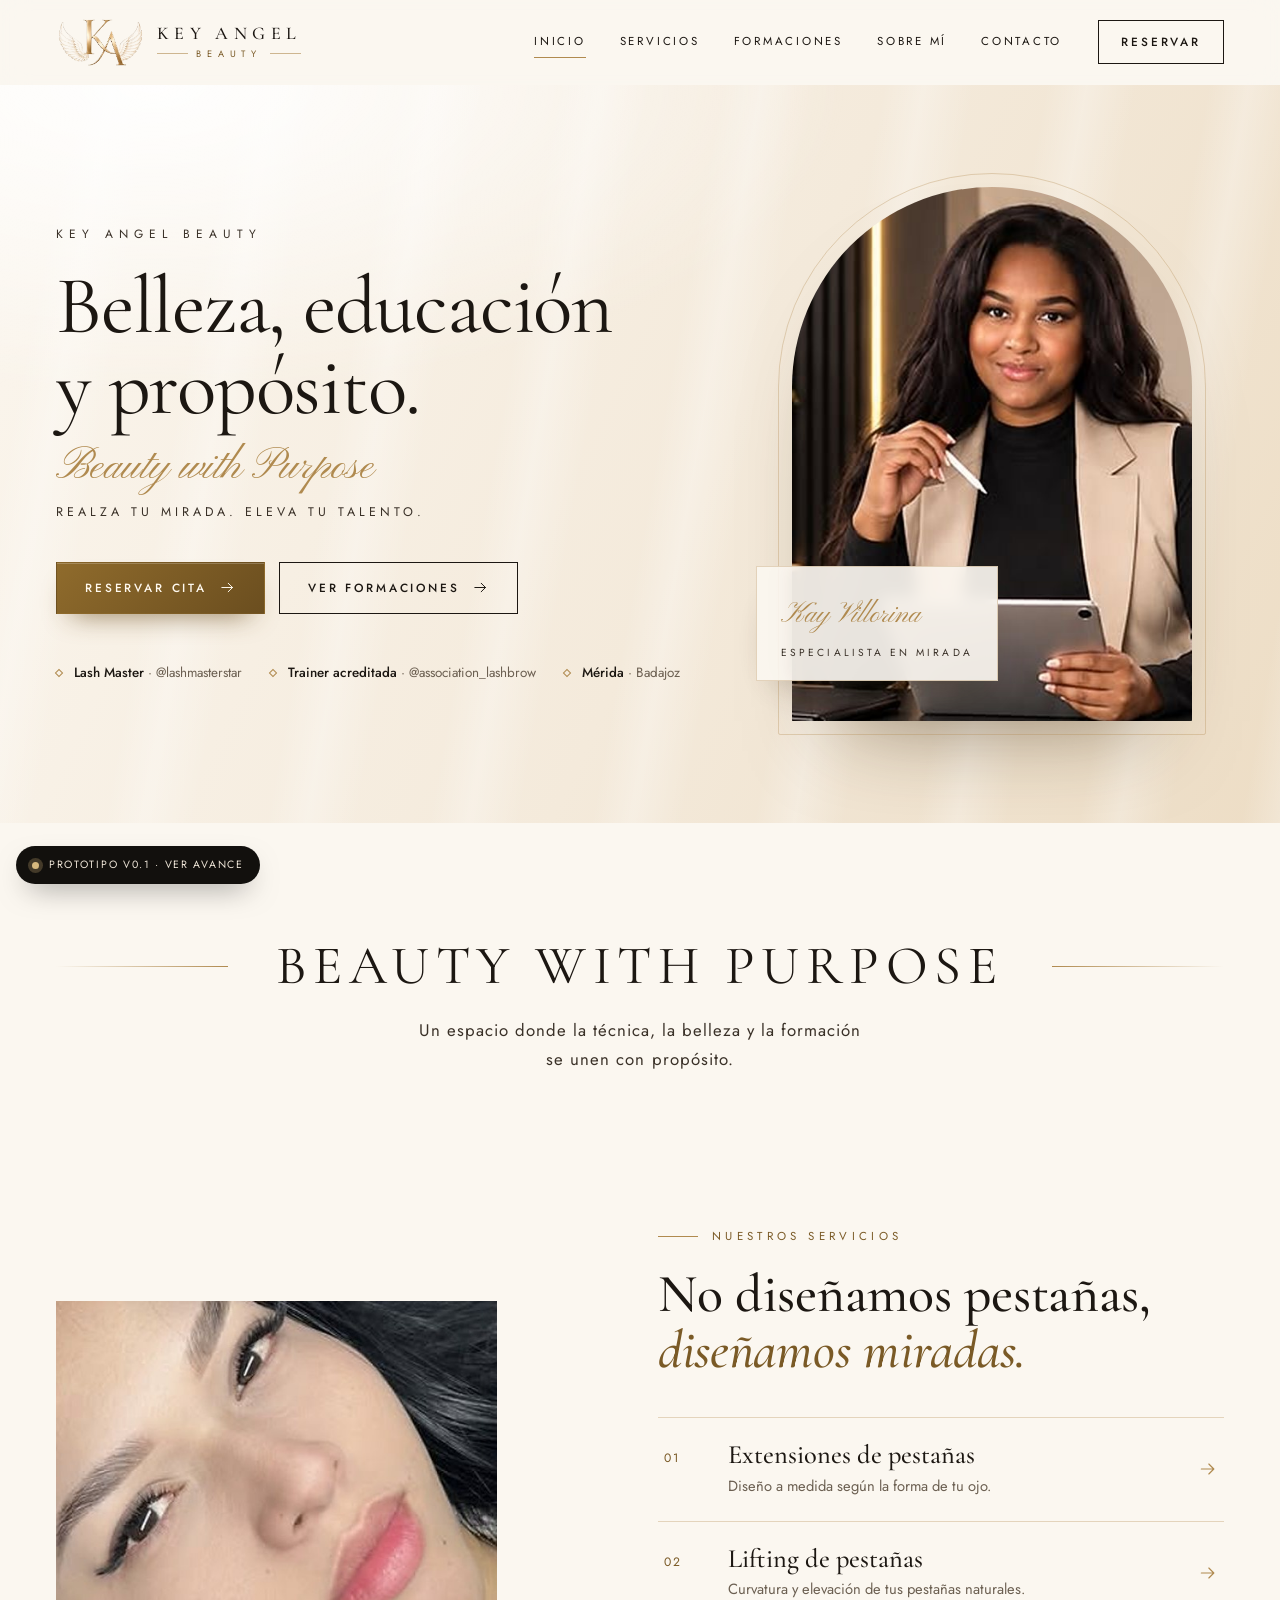
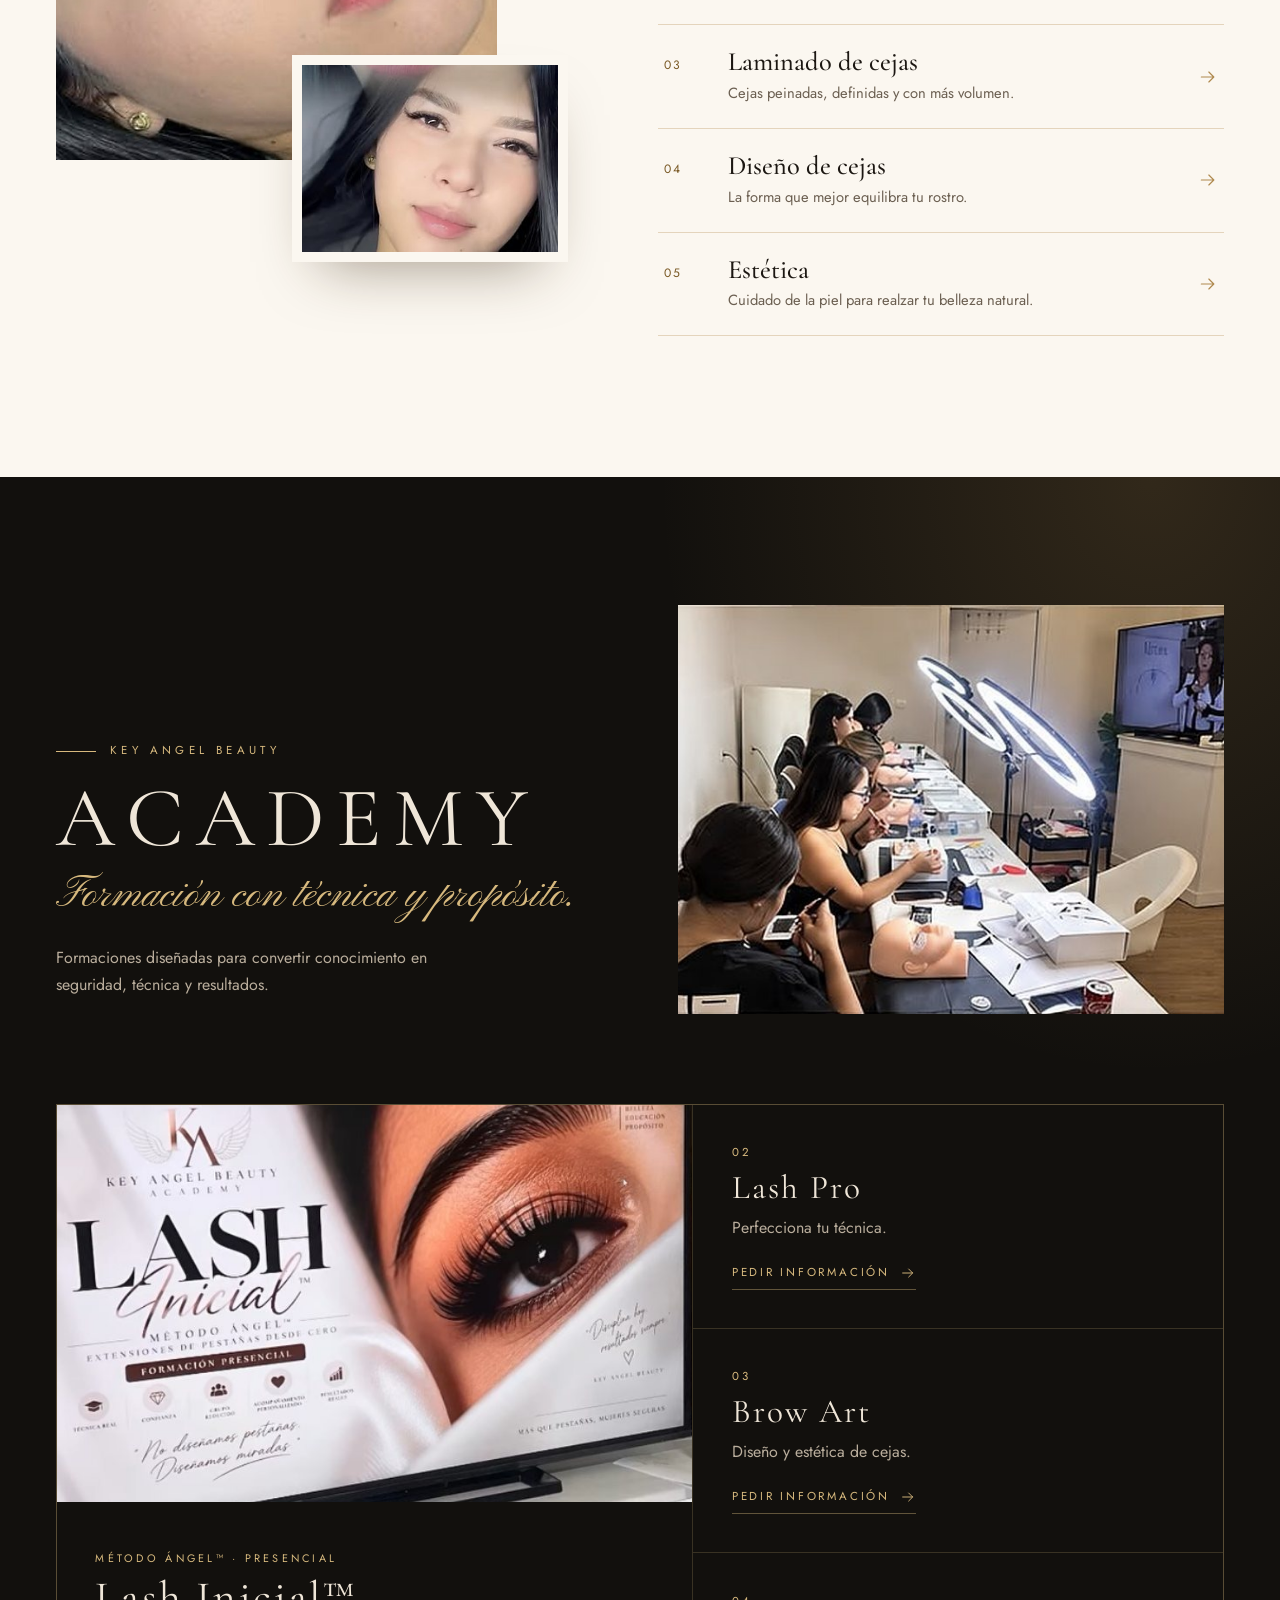
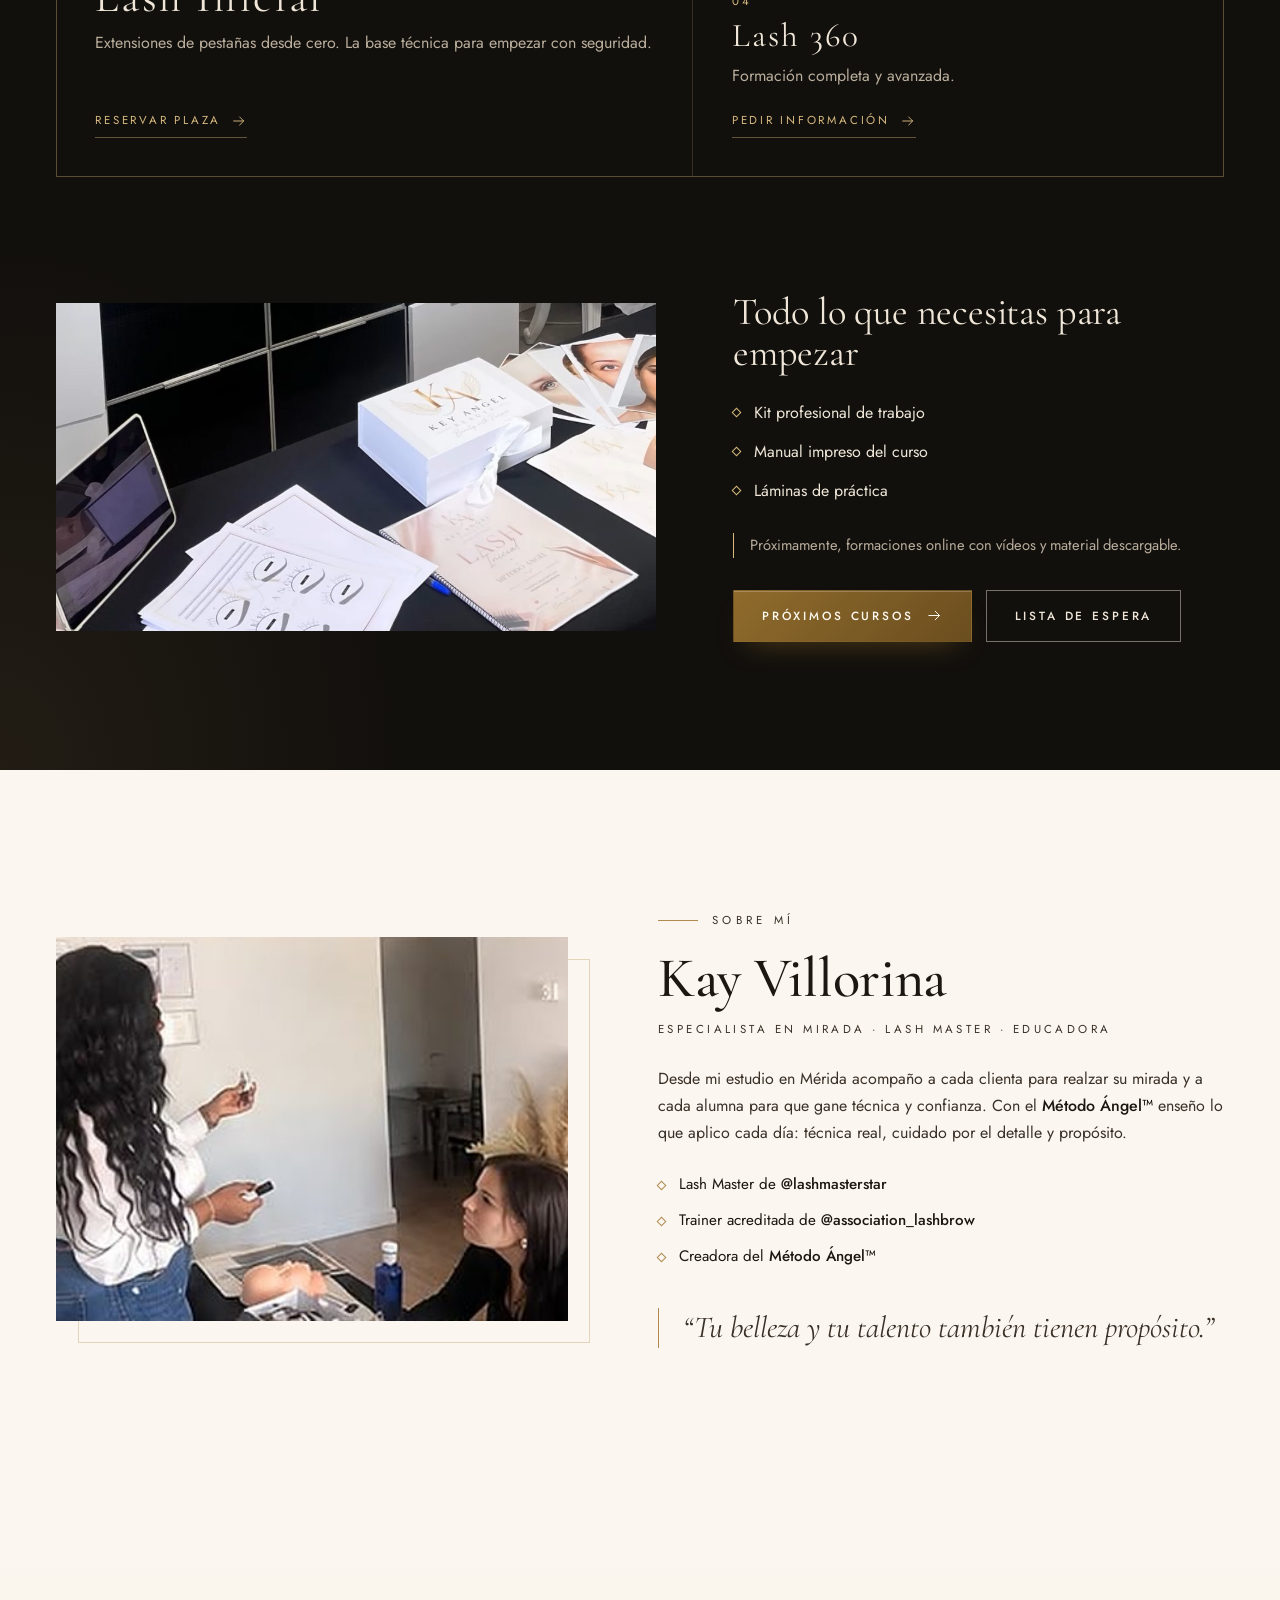
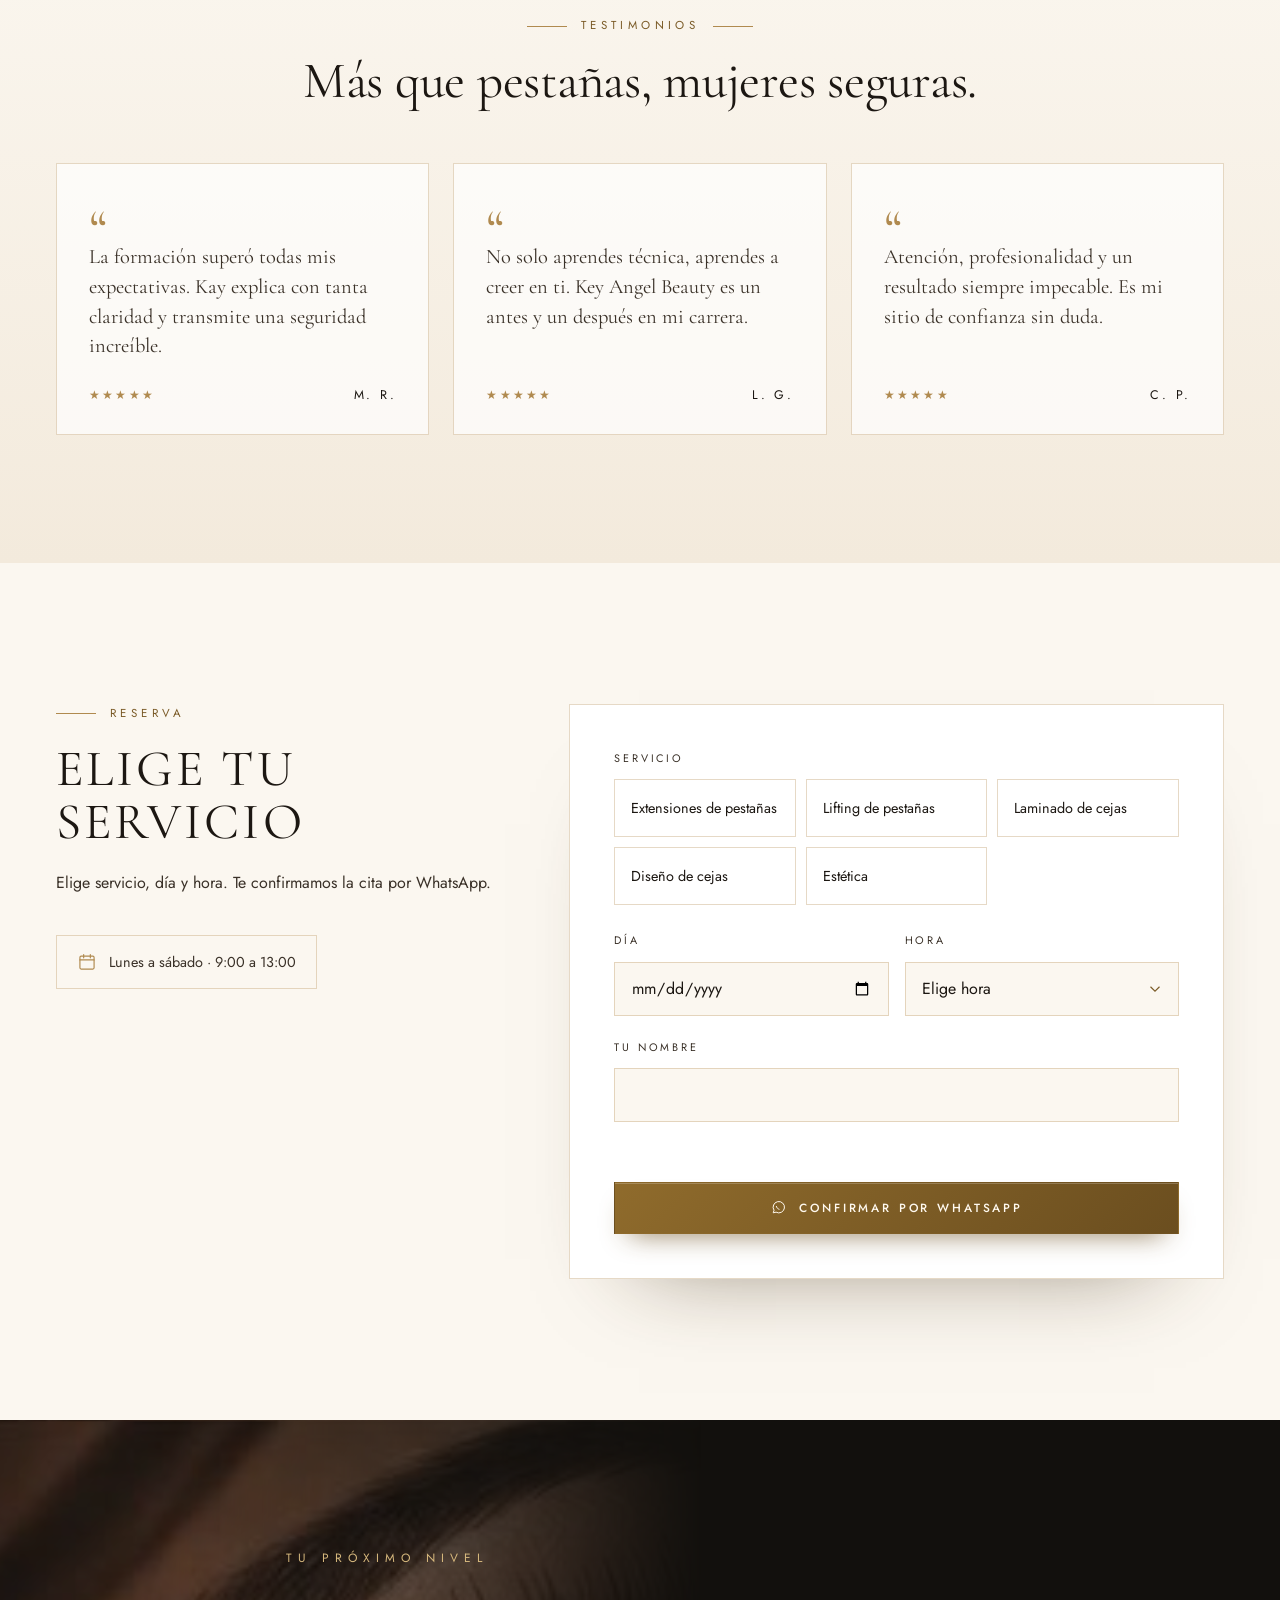
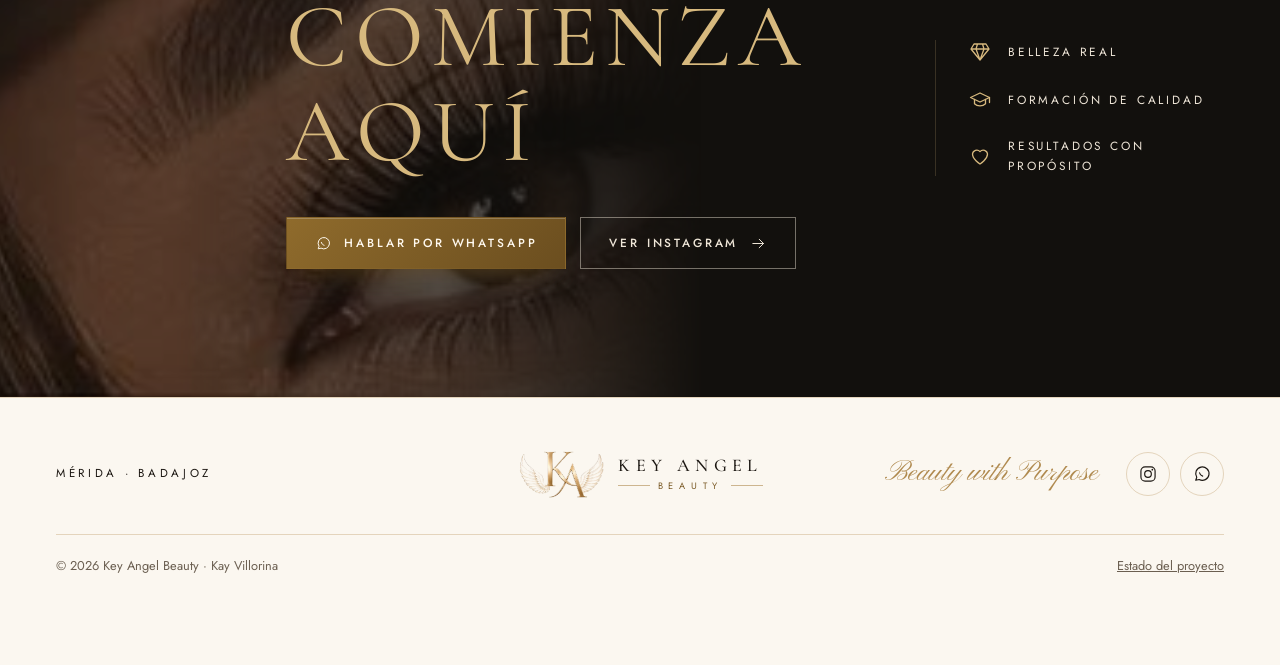
<file: web/index.html>
<!doctype html>
<html lang="es">
<head>
<meta charset="utf-8">
<meta name="viewport" content="width=device-width, initial-scale=1, viewport-fit=cover">
<title>Key Angel Beauty · Beauty Studio & Academy en Mérida</title>
<meta name="description" content="Extensiones y lifting de pestañas, diseño y laminado de cejas y formaciones profesionales con el Método Ángel™ en Mérida (Badajoz).">
<meta name="robots" content="noindex">
<meta name="theme-color" content="#FBF7F0">
<link rel="icon" href="img/favicon.png">
<link rel="preconnect" href="https://fonts.googleapis.com">
<link rel="preconnect" href="https://fonts.gstatic.com" crossorigin>
<link rel="stylesheet" href="https://fonts.googleapis.com/css2?family=Cormorant+Garamond:ital,wght@0,400;0,500;0,600;1,400;1,500&family=Jost:wght@300;400;500&family=Pinyon+Script&display=swap">
<link rel="stylesheet" href="css/estilos.css">
<script>document.documentElement.classList.add('js')</script>
</head>
<body>
<a class="skip" href="#main">Saltar al contenido</a>

<svg width="0" height="0" style="position:absolute" aria-hidden="true">
  <symbol id="i-arrow" viewBox="0 0 24 24"><path d="M4 12h15M13 6l6 6-6 6" fill="none" stroke="currentColor" stroke-width="1.4" stroke-linecap="round" stroke-linejoin="round"/></symbol>
  <symbol id="i-chat" viewBox="0 0 24 24"><path d="M4.5 19.5l1.2-3.6A8 8 0 1 1 8.6 18.6z" fill="none" stroke="currentColor" stroke-width="1.4" stroke-linejoin="round"/><path d="M9 10.5c.4 1.9 1.8 3.4 3.8 4" fill="none" stroke="currentColor" stroke-width="1.4" stroke-linecap="round"/></symbol>
  <symbol id="i-ig" viewBox="0 0 24 24"><rect x="3.5" y="3.5" width="17" height="17" rx="5" fill="none" stroke="currentColor" stroke-width="1.4"/><circle cx="12" cy="12" r="4" fill="none" stroke="currentColor" stroke-width="1.4"/><circle cx="17.2" cy="6.8" r="1" fill="currentColor"/></symbol>
  <symbol id="i-cal" viewBox="0 0 24 24"><rect x="3.5" y="5" width="17" height="15.5" rx="1.5" fill="none" stroke="currentColor" stroke-width="1.4"/><path d="M3.5 9.5h17M8 3v4M16 3v4" fill="none" stroke="currentColor" stroke-width="1.4" stroke-linecap="round"/></symbol>
  <symbol id="i-gem" viewBox="0 0 24 24"><path d="M6 4h12l3 5-9 11L3 9z M3 9h18M9.5 4 8 9l4 11 4-11-1.5-5" fill="none" stroke="currentColor" stroke-width="1.3" stroke-linejoin="round"/></symbol>
  <symbol id="i-cap" viewBox="0 0 24 24"><path d="M2.5 9.5 12 5l9.5 4.5L12 14z" fill="none" stroke="currentColor" stroke-width="1.3" stroke-linejoin="round"/><path d="M6.5 11.5v4.2c1.4 1.4 3.3 2.1 5.5 2.1s4.1-.7 5.5-2.1v-4.2M21.5 9.5v5" fill="none" stroke="currentColor" stroke-width="1.3" stroke-linecap="round"/></symbol>
  <symbol id="i-heart" viewBox="0 0 24 24"><path d="M12 20s-7.5-4.6-7.5-10A4.3 4.3 0 0 1 12 7.6 4.3 4.3 0 0 1 19.5 10c0 5.4-7.5 10-7.5 10z" fill="none" stroke="currentColor" stroke-width="1.3" stroke-linejoin="round"/></symbol>
</svg>

<header class="nav" id="top">
  <div class="wrap nav__inner">
    <a class="brand" href="#top" aria-label="Key Angel Beauty, ir al inicio">
      <img src="img/logo.png" alt="" width="315" height="170">
      <span class="brand__name">Key Angel<small>Beauty</small></span>
    </a>
    <nav class="menu" id="menu" aria-label="Principal">
      <a href="#top" aria-current="true">Inicio</a>
      <a href="#servicios">Servicios</a>
      <a href="#formaciones">Formaciones</a>
      <a href="#sobre-mi">Sobre mí</a>
      <a href="#contacto">Contacto</a>
      <a class="menu__cta" href="#reservar">Reservar cita</a>
    </nav>
    <a class="btn btn--outline nav__cta" href="#reservar">Reservar</a>
    <button class="burger" type="button" aria-expanded="false" aria-controls="menu" aria-label="Abrir menú"><span></span><span></span></button>
  </div>
</header>

<main id="main">

  <section class="hero" aria-labelledby="hero-title">
    <div class="wrap hero__grid">
      <div class="hero__copy">
        <p class="kicker">Key Angel Beauty</p>
        <h1 id="hero-title">Belleza, educación<br>y propósito.</h1>
        <p class="script">Beauty with Purpose</p>
        <p class="hero__sub">Realza tu mirada. Eleva tu talento.</p>
        <div class="ctas">
          <a class="btn btn--gold" href="#reservar">Reservar cita <svg aria-hidden="true"><use href="#i-arrow"/></svg></a>
          <a class="btn btn--outline" href="#formaciones">Ver formaciones <svg aria-hidden="true"><use href="#i-arrow"/></svg></a>
        </div>
        <ul class="hero__facts">
          <li><strong>Lash Master</strong> · @lashmasterstar</li>
          <li><strong>Trainer acreditada</strong> · @association_lashbrow</li>
          <li><strong>Mérida</strong> · Badajoz</li>
        </ul>
      </div>
      <figure class="arch">
        <div class="arch__frame">
          <img src="img/retrato-kay.jpg" alt="Kay Villorina en su estudio, con una tableta" width="500" height="684" fetchpriority="high">
        </div>
        <figcaption class="arch__badge"><span class="script">Kay Villorina</span><span>Especialista en mirada</span></figcaption>
      </figure>
    </div>
  </section>

  <section class="purpose wrap reveal" aria-labelledby="purpose-title">
    <h2 class="rule-title" id="purpose-title">Beauty with Purpose</h2>
    <p>Un espacio donde la técnica, la belleza y la formación se unen con propósito.</p>
  </section>

  <section class="services" id="servicios" aria-labelledby="services-title">
    <div class="wrap services__grid">
      <div class="services__media reveal">
        <img class="services__main" src="img/resultado-pestanas.jpg" alt="Clienta con extensiones de pestañas y cejas diseñadas" width="655" height="627" loading="lazy">
        <img class="services__accent" src="img/resultado-cejas.jpg" alt="Resultado de pestañas y cejas en una clienta" width="546" height="285" loading="lazy">
      </div>
      <div class="services__copy reveal">
        <p class="eyebrow">Nuestros servicios</p>
        <h2 id="services-title">No diseñamos pestañas,<br><em>diseñamos miradas.</em></h2>
        <ol class="svc-list">
          <li><a href="#reservar" data-service="Extensiones de pestañas"><span class="svc-num">01</span><span class="svc-name">Extensiones de pestañas</span><span class="svc-desc">Diseño a medida según la forma de tu ojo.</span><svg aria-hidden="true"><use href="#i-arrow"/></svg></a></li>
          <li><a href="#reservar" data-service="Lifting de pestañas"><span class="svc-num">02</span><span class="svc-name">Lifting de pestañas</span><span class="svc-desc">Curvatura y elevación de tus pestañas naturales.</span><svg aria-hidden="true"><use href="#i-arrow"/></svg></a></li>
          <li><a href="#reservar" data-service="Laminado de cejas"><span class="svc-num">03</span><span class="svc-name">Laminado de cejas</span><span class="svc-desc">Cejas peinadas, definidas y con más volumen.</span><svg aria-hidden="true"><use href="#i-arrow"/></svg></a></li>
          <li><a href="#reservar" data-service="Diseño de cejas"><span class="svc-num">04</span><span class="svc-name">Diseño de cejas</span><span class="svc-desc">La forma que mejor equilibra tu rostro.</span><svg aria-hidden="true"><use href="#i-arrow"/></svg></a></li>
          <li><a href="#reservar" data-service="Estética"><span class="svc-num">05</span><span class="svc-name">Estética</span><span class="svc-desc">Cuidado de la piel para realzar tu belleza natural.</span><svg aria-hidden="true"><use href="#i-arrow"/></svg></a></li>
        </ol>
      </div>
    </div>
  </section>

  <section class="academy" id="formaciones" aria-labelledby="academy-title">
    <div class="wrap">
      <div class="academy__head">
        <div class="reveal">
          <p class="eyebrow eyebrow--light">Key Angel Beauty</p>
          <h2 class="academy__title" id="academy-title">Academy</h2>
          <p class="script script--light">Formación con técnica y propósito.</p>
          <p class="academy__lead">Formaciones diseñadas para convertir conocimiento en seguridad, técnica y resultados.</p>
        </div>
        <img class="academy__photo reveal" src="img/aula.jpg" alt="Alumnas practicando en una formación de Key Angel Beauty Academy" width="602" height="431" loading="lazy">
      </div>

      <ul class="courses">
        <li class="course course--featured reveal">
          <img src="img/lash-inicial.jpg" alt="Presentación de la formación Lash Inicial, Método Ángel, en el aula" width="732" height="540" loading="lazy">
          <div class="course__body">
            <p class="course__tag">Método Ángel™ · Presencial</p>
            <h3>Lash Inicial™</h3>
            <p>Extensiones de pestañas desde cero. La base técnica para empezar con seguridad.</p>
            <a class="course__link" href="https://wa.me/message/QUV53TXGIW26P1" data-wa="Hola Kay, quiero reservar plaza en la formación Lash Inicial™ (Método Ángel).">Reservar plaza <svg aria-hidden="true"><use href="#i-arrow"/></svg></a>
          </div>
        </li>
        <li class="course reveal">
          <span class="course__num">02</span>
          <h3>Lash Pro</h3>
          <p>Perfecciona tu técnica.</p>
          <a class="course__link" href="https://wa.me/message/QUV53TXGIW26P1" data-wa="Hola Kay, quiero información sobre la formación Lash Pro.">Pedir información <svg aria-hidden="true"><use href="#i-arrow"/></svg></a>
        </li>
        <li class="course reveal">
          <span class="course__num">03</span>
          <h3>Brow Art</h3>
          <p>Diseño y estética de cejas.</p>
          <a class="course__link" href="https://wa.me/message/QUV53TXGIW26P1" data-wa="Hola Kay, quiero información sobre la formación Brow Art.">Pedir información <svg aria-hidden="true"><use href="#i-arrow"/></svg></a>
        </li>
        <li class="course reveal">
          <span class="course__num">04</span>
          <h3>Lash 360</h3>
          <p>Formación completa y avanzada.</p>
          <a class="course__link" href="https://wa.me/message/QUV53TXGIW26P1" data-wa="Hola Kay, quiero información sobre la formación Lash 360.">Pedir información <svg aria-hidden="true"><use href="#i-arrow"/></svg></a>
        </li>
      </ul>

      <div class="kit">
        <img class="reveal" src="img/kit.jpg" alt="Kit de formación con caja Key Angel Beauty, manual impreso y láminas de práctica" width="1318" height="600" loading="lazy">
        <div class="reveal">
          <h3>Todo lo que necesitas para empezar</h3>
          <ul class="kit__list">
            <li>Kit profesional de trabajo</li>
            <li>Manual impreso del curso</li>
            <li>Láminas de práctica</li>
          </ul>
          <p class="kit__note">Próximamente, formaciones online con vídeos y material descargable.</p>
          <div class="ctas">
            <a class="btn btn--gold" href="https://wa.me/message/QUV53TXGIW26P1" data-wa="Hola Kay, quiero conocer las fechas de los próximos cursos.">Próximos cursos <svg aria-hidden="true"><use href="#i-arrow"/></svg></a>
            <a class="btn btn--light" href="https://wa.me/message/QUV53TXGIW26P1" data-wa="Hola Kay, quiero apuntarme a la lista de espera de las formaciones.">Lista de espera</a>
          </div>
        </div>
      </div>
    </div>
  </section>

  <section class="about" id="sobre-mi" aria-labelledby="about-title">
    <div class="wrap about__grid">
      <figure class="about__media reveal">
        <img src="img/kay-formando.jpg" alt="Kay explicando la técnica a una alumna durante una formación" width="552" height="294" loading="lazy">
      </figure>
      <div class="reveal">
        <p class="eyebrow">Sobre mí</p>
        <h2 id="about-title">Kay Villorina</h2>
        <p class="about__role"><span class="nowrap">Especialista en mirada ·</span> <span class="nowrap">Lash Master ·</span> <span class="nowrap">Educadora</span></p>
        <p>Desde mi estudio en Mérida acompaño a cada clienta para realzar su mirada y a cada alumna para que gane técnica y confianza. Con el <strong>Método Ángel™</strong> enseño lo que aplico cada día: técnica real, cuidado por el detalle y propósito.</p>
        <ul class="about__facts">
          <li>Lash Master de <strong>@lashmasterstar</strong></li>
          <li>Trainer acreditada de <strong>@association_lashbrow</strong></li>
          <li>Creadora del <strong>Método Ángel™</strong></li>
        </ul>
        <blockquote>“Tu belleza y tu talento también tienen propósito.”</blockquote>
      </div>
    </div>
  </section>

  <section class="voices" aria-labelledby="voices-title">
    <div class="wrap">
      <div class="voices__head reveal">
        <p class="eyebrow eyebrow--center">Testimonios</p>
        <h2 id="voices-title">Más que pestañas, mujeres seguras.</h2>
      </div>
      <ul class="voices__list">
        <li class="voice reveal">
          <blockquote>La formación superó todas mis expectativas. Kay explica con tanta claridad y transmite una seguridad increíble.</blockquote>
          <footer><span class="stars" aria-label="5 de 5 estrellas">★★★★★</span><span>M. R.</span></footer>
        </li>
        <li class="voice reveal">
          <blockquote>No solo aprendes técnica, aprendes a creer en ti. Key Angel Beauty es un antes y un después en mi carrera.</blockquote>
          <footer><span class="stars" aria-label="5 de 5 estrellas">★★★★★</span><span>L. G.</span></footer>
        </li>
        <li class="voice reveal">
          <blockquote>Atención, profesionalidad y un resultado siempre impecable. Es mi sitio de confianza sin duda.</blockquote>
          <footer><span class="stars" aria-label="5 de 5 estrellas">★★★★★</span><span>C. P.</span></footer>
        </li>
      </ul>
    </div>
  </section>

  <section class="booking" id="reservar" aria-labelledby="booking-title">
    <div class="wrap booking__grid">
      <div class="booking__intro reveal">
        <p class="eyebrow">Reserva</p>
        <h2 id="booking-title">Elige tu servicio</h2>
        <p>Elige servicio, día y hora. Te confirmamos la cita por WhatsApp.</p>
        <p class="hours"><svg aria-hidden="true"><use href="#i-cal"/></svg> Lunes a sábado · 9:00 a 13:00</p>
      </div>
      <form class="form reveal" id="reserva" novalidate>
        <fieldset class="svc-pick">
          <legend>Servicio</legend>
          <label class="chip"><input type="radio" name="servicio" value="Extensiones de pestañas" required><span>Extensiones de pestañas</span></label>
          <label class="chip"><input type="radio" name="servicio" value="Lifting de pestañas"><span>Lifting de pestañas</span></label>
          <label class="chip"><input type="radio" name="servicio" value="Laminado de cejas"><span>Laminado de cejas</span></label>
          <label class="chip"><input type="radio" name="servicio" value="Diseño de cejas"><span>Diseño de cejas</span></label>
          <label class="chip"><input type="radio" name="servicio" value="Estética"><span>Estética</span></label>
        </fieldset>
        <div class="field-row">
          <label class="field"><span>Día</span><input type="date" name="fecha" required></label>
          <label class="field"><span>Hora</span><select name="hora" required><option value="">Elige hora</option></select></label>
        </div>
        <label class="field"><span>Tu nombre</span><input type="text" name="nombre" autocomplete="given-name" required></label>
        <p class="form__msg" role="status" aria-live="polite"></p>
        <button class="btn btn--gold btn--block" type="submit"><svg aria-hidden="true"><use href="#i-chat"/></svg> Confirmar por WhatsApp</button>
      </form>
    </div>
  </section>

  <section class="final" id="contacto" aria-labelledby="final-title">
    <div class="final__bg" aria-hidden="true"></div>
    <div class="wrap final__grid">
      <div class="final__copy reveal">
        <p class="kicker kicker--light">Tu próximo nivel</p>
        <h2 id="final-title">Comienza aquí</h2>
        <div class="ctas">
          <a class="btn btn--gold" href="https://wa.me/message/QUV53TXGIW26P1" data-wa="Hola Kay, me gustaría recibir información."><svg aria-hidden="true"><use href="#i-chat"/></svg> Hablar por WhatsApp</a>
          <a class="btn btn--light" href="https://www.instagram.com/keyangel.beauty/" target="_blank" rel="noopener">Ver Instagram <svg aria-hidden="true"><use href="#i-arrow"/></svg></a>
        </div>
      </div>
      <ul class="pillars reveal">
        <li><svg aria-hidden="true"><use href="#i-gem"/></svg> Belleza real</li>
        <li><svg aria-hidden="true"><use href="#i-cap"/></svg> Formación de calidad</li>
        <li><svg aria-hidden="true"><use href="#i-heart"/></svg> Resultados con propósito</li>
      </ul>
    </div>
  </section>

</main>

<footer class="footer">
  <div class="wrap footer__grid">
    <p class="footer__place">Mérida · Badajoz</p>
    <a class="brand" href="#top" aria-label="Key Angel Beauty, volver arriba">
      <img src="img/logo.png" alt="" width="315" height="170">
      <span class="brand__name">Key Angel<small>Beauty</small></span>
    </a>
    <div class="footer__right">
      <p class="script">Beauty with Purpose</p>
      <div class="social">
        <a href="https://www.instagram.com/keyangel.beauty/" target="_blank" rel="noopener" aria-label="Instagram"><svg aria-hidden="true"><use href="#i-ig"/></svg></a>
        <a href="https://wa.me/message/QUV53TXGIW26P1" target="_blank" rel="noopener" aria-label="WhatsApp"><svg aria-hidden="true"><use href="#i-chat"/></svg></a>
      </div>
    </div>
  </div>
  <div class="wrap footer__bottom">
    <span>© 2026 Key Angel Beauty · Kay Villorina</span>
    <a href="avance.html">Estado del proyecto</a>
  </div>
</footer>

<a class="proto" href="avance.html"><i aria-hidden="true"></i>Prototipo v0.1 · ver avance</a>
<div class="toast" role="status" aria-live="polite" hidden></div>

<script src="js/main.js" defer></script>
</body>
</html>
</file>
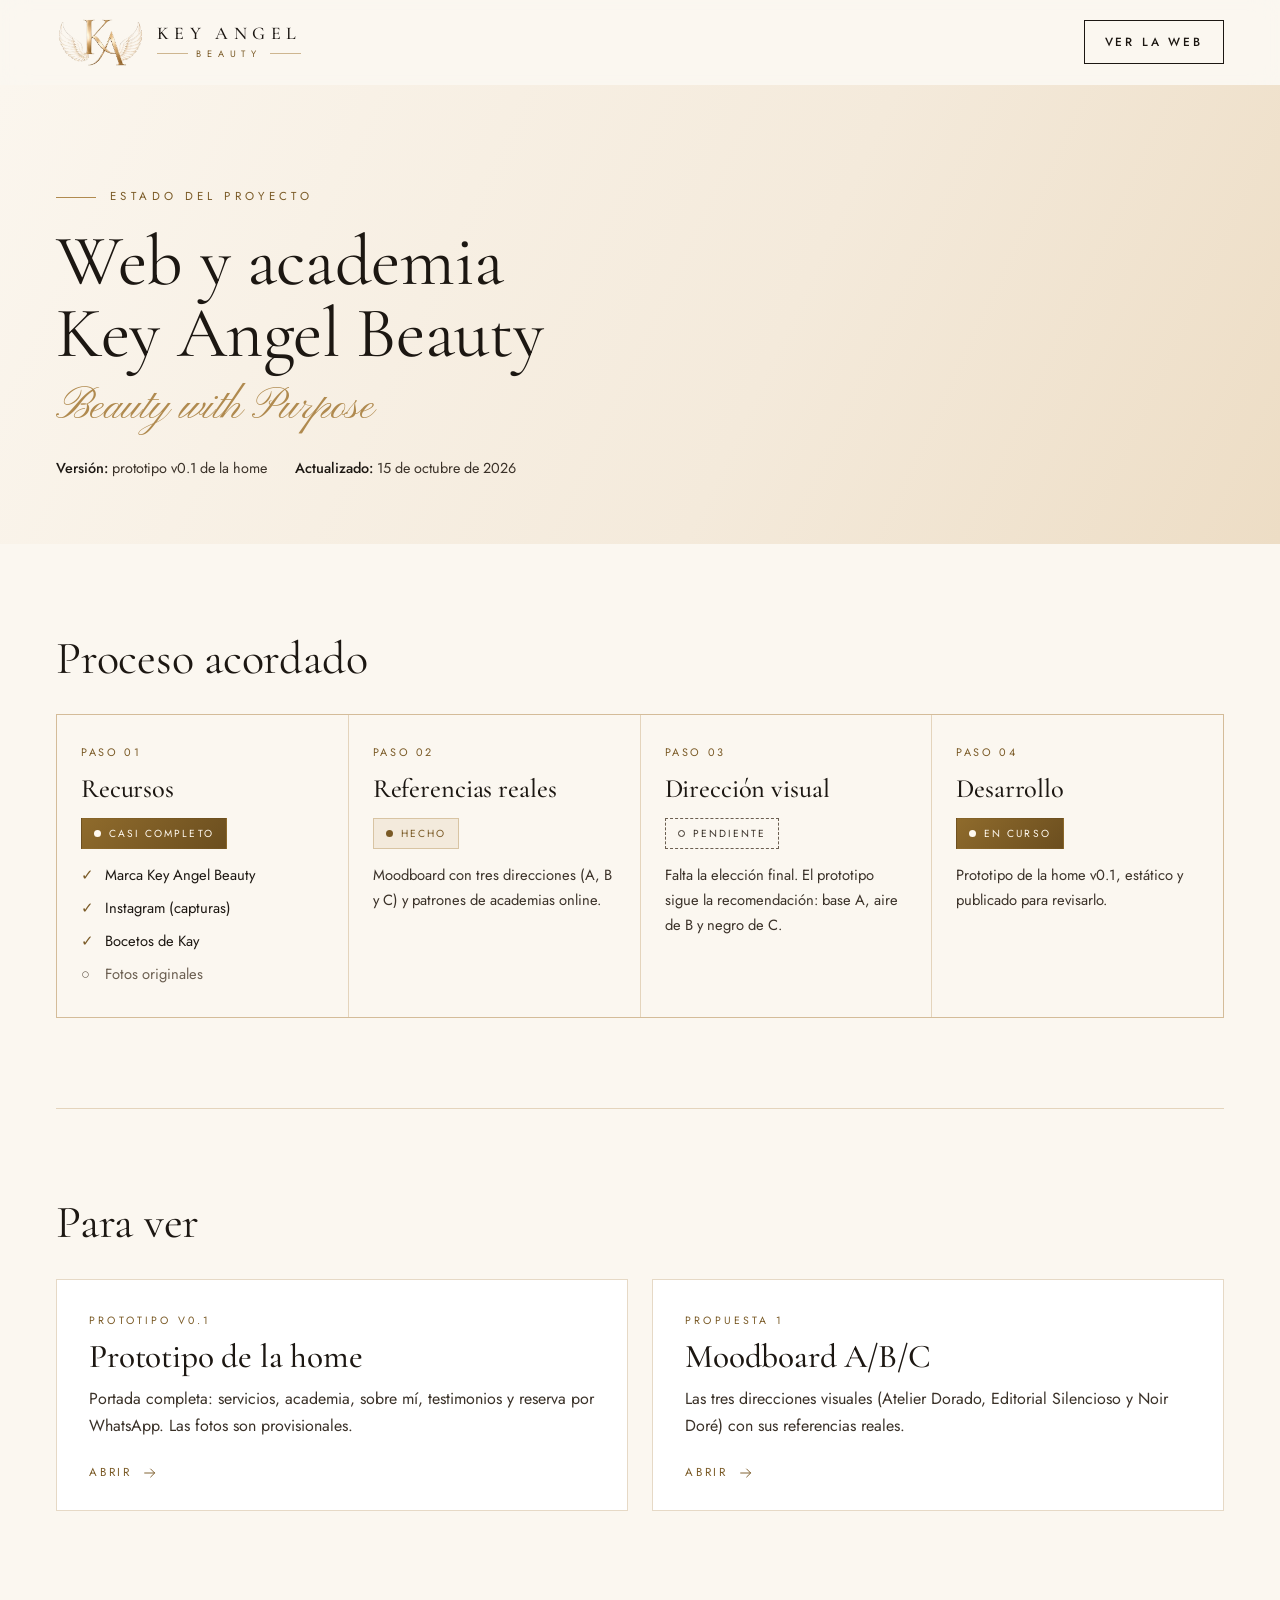
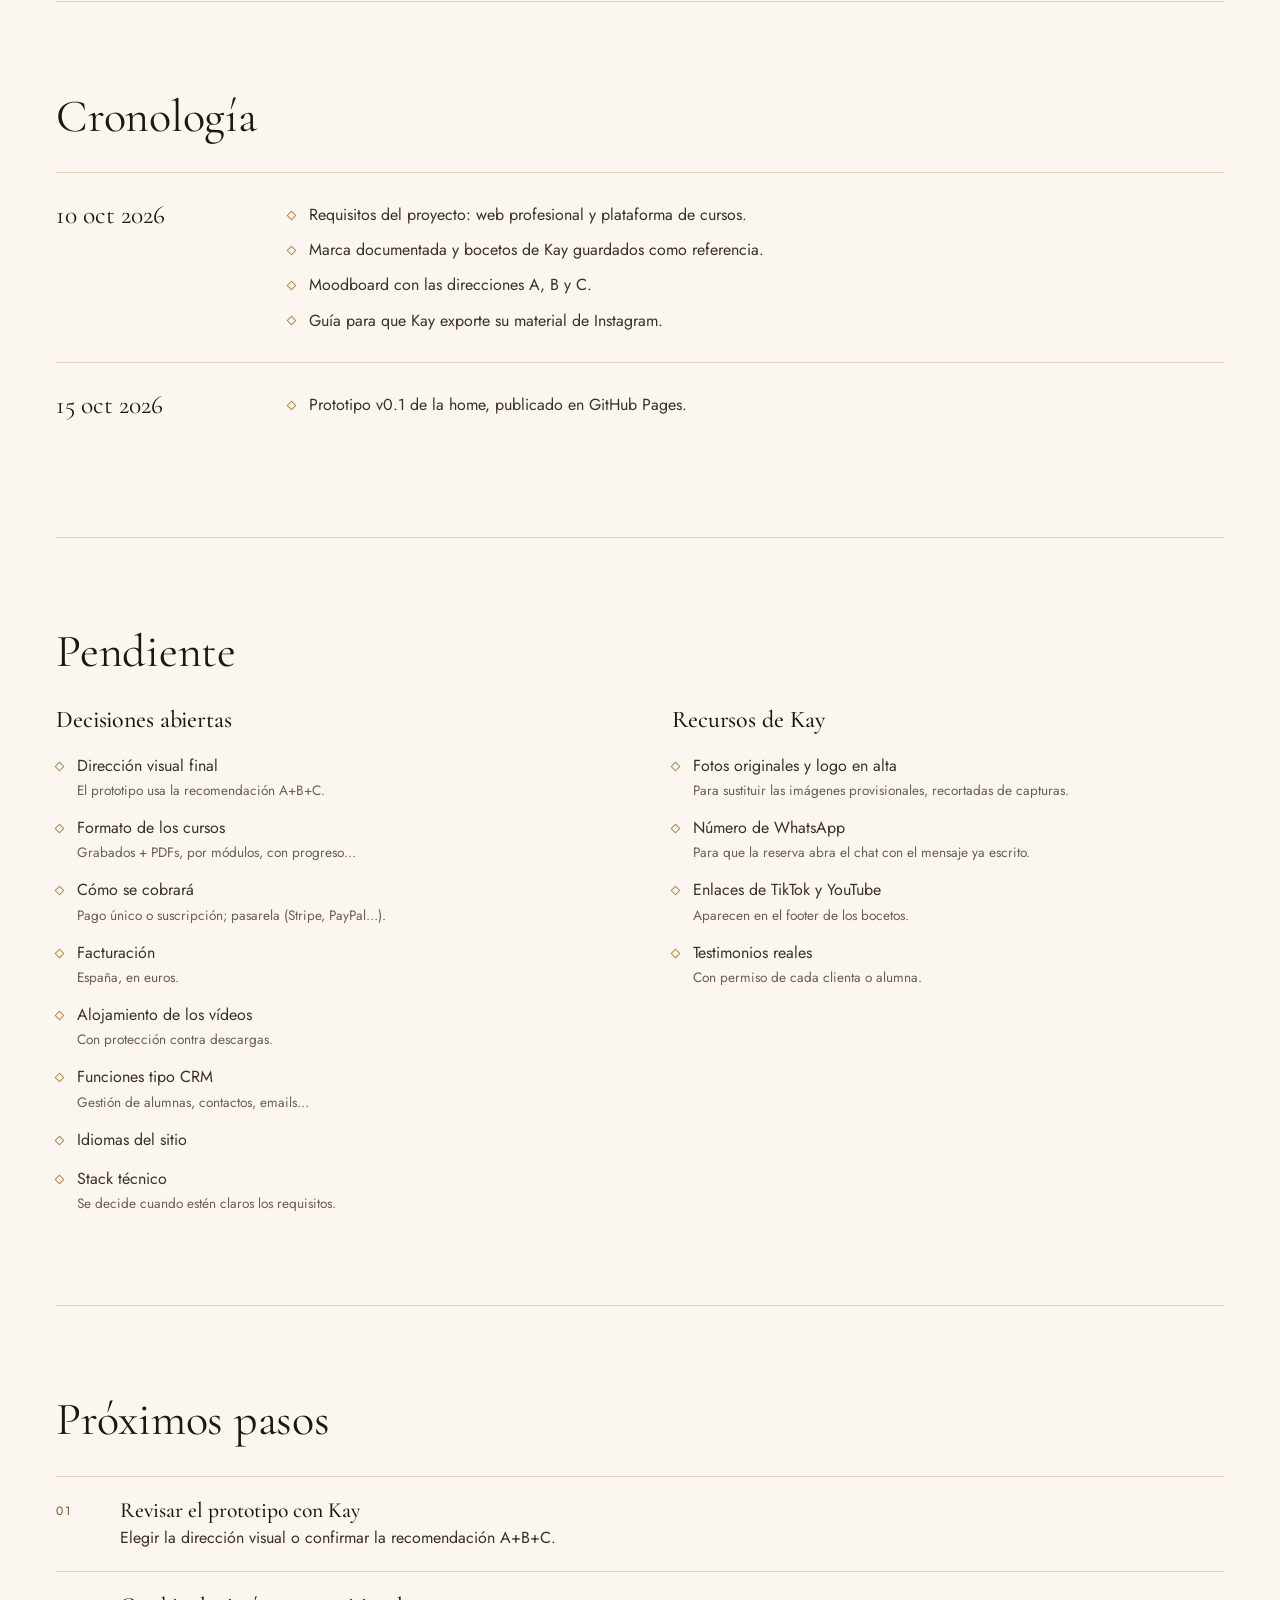
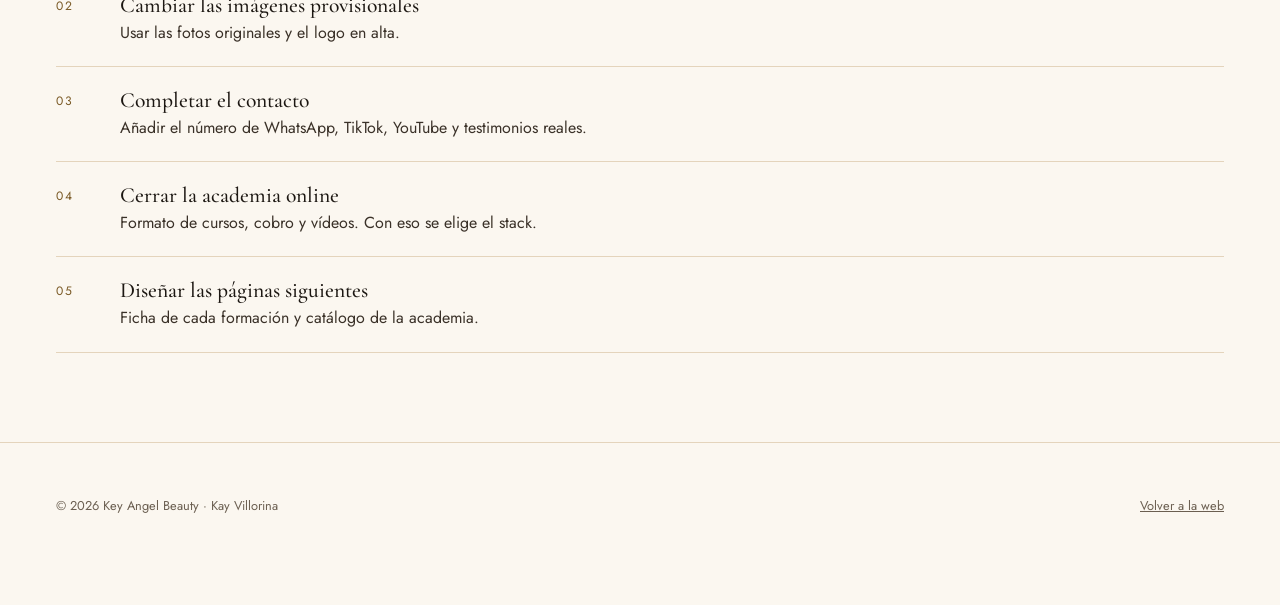
<file: web/avance.html>
<!doctype html>
<html lang="es">
<head>
<meta charset="utf-8">
<meta name="viewport" content="width=device-width, initial-scale=1, viewport-fit=cover">
<title>Estado del proyecto · Key Angel Beauty</title>
<meta name="description" content="Avance de la web de Key Angel Beauty: proceso, prototipo, cronología y pendientes.">
<meta name="robots" content="noindex">
<meta name="theme-color" content="#FBF7F0">
<link rel="icon" href="img/favicon.png">
<link rel="preconnect" href="https://fonts.googleapis.com">
<link rel="preconnect" href="https://fonts.gstatic.com" crossorigin>
<link rel="stylesheet" href="https://fonts.googleapis.com/css2?family=Cormorant+Garamond:ital,wght@0,400;0,500;0,600;1,400;1,500&family=Jost:wght@300;400;500&family=Pinyon+Script&display=swap">
<link rel="stylesheet" href="css/estilos.css">
<style>
.nav__back{min-height:44px;padding:0 20px;white-space:nowrap}
.status-hero{padding-block:clamp(56px,8vw,104px) clamp(40px,5vw,64px);background:linear-gradient(115deg,#FBF6EE 0%,#F4EADB 60%,#EDDDC5 100%)}
.status-hero h1{font-size:clamp(2.6rem,5.6vw,4.6rem);font-weight:400;line-height:1}
.status-hero .script{margin:.9rem 0 1.4rem}
.status-hero__meta{display:flex;flex-wrap:wrap;gap:10px 28px;margin:0;font-size:.9rem;color:var(--ink-2)}
.status-hero__meta strong{font-weight:500;color:var(--ink)}
.block{padding-block:clamp(56px,7vw,96px);border-top:1px solid var(--line)}
.block:first-of-type{border-top:0}
.block h2{font-size:clamp(2rem,3.6vw,2.9rem);font-weight:400;margin-bottom:2rem}
.block__lead{max-width:62ch;margin:-1rem 0 2rem;color:var(--ink-2)}
.steps{display:grid;grid-template-columns:repeat(4,minmax(0,1fr));gap:1px;list-style:none;margin:0;padding:0;background:var(--line);border:1px solid var(--line)}
.step{display:flex;flex-direction:column;gap:14px;padding:28px 24px 30px;background:var(--ivory)}
.step__num{font-size:.68rem;letter-spacing:.24em;text-transform:uppercase;color:var(--gold-ink)}
.step h3{font-size:1.65rem;font-weight:500}
.step p{margin:0;font-size:.92rem;color:var(--ink-2)}
.state{align-self:flex-start;display:inline-flex;align-items:center;gap:8px;padding:6px 12px;font-size:.64rem;letter-spacing:.2em;text-transform:uppercase;border:1px solid var(--line)}
.state::before{content:"";width:7px;height:7px;border-radius:50%;background:currentColor}
.state--done{color:var(--gold-ink);background:rgba(176,138,79,.12);border-color:rgba(176,138,79,.4)}
.state--doing{color:#FFF9EF;background:linear-gradient(135deg,var(--bronze-1),var(--bronze-2));border-color:transparent}
.state--todo{color:var(--ink-2);border-style:dashed;border-color:var(--muted)}
.state--todo::before{background:none;border:1px solid currentColor}
.checks{display:grid;gap:8px;list-style:none;margin:0;padding:0;font-size:.92rem}
.checks li{position:relative;padding-left:24px}
.checks li::before{position:absolute;left:0;top:0;font-weight:500}
.checks .ok::before{content:"✓";color:var(--gold-ink)}
.checks .no{color:var(--muted)}
.checks .no::before{content:"○";color:var(--muted)}
.cards{display:grid;grid-template-columns:repeat(2,minmax(0,1fr));gap:24px;list-style:none;margin:0;padding:0}
.card{position:relative;display:flex;flex-direction:column;gap:10px;height:100%;padding:32px 32px 28px;text-decoration:none;background:#fff;border:1px solid var(--line);transition:border-color .3s,transform .35s var(--ease),box-shadow .35s var(--ease)}
.card:hover{border-color:var(--gold);transform:translateY(-3px);box-shadow:0 30px 50px -36px rgba(60,40,15,.5)}
.card__tag{font-size:.66rem;letter-spacing:.3em;text-transform:uppercase;color:var(--gold-ink)}
.card h3{font-size:clamp(1.7rem,2.6vw,2.1rem);font-weight:500}
.card p{margin:0;color:var(--ink-2)}
.card__go{display:inline-flex;align-items:center;gap:10px;margin-top:auto;padding-top:14px;font-size:.72rem;letter-spacing:.24em;text-transform:uppercase;color:var(--gold-ink)}
.card__go svg{width:16px;height:16px;transition:transform .35s var(--ease)}
.card:hover .card__go svg{transform:translateX(4px)}
.timeline{display:grid;gap:0;list-style:none;margin:0;padding:0}
.timeline>li{display:grid;grid-template-columns:200px minmax(0,1fr);gap:32px;padding:28px 0;border-top:1px solid var(--line)}
.timeline time{font:400 1.6rem/1.1 var(--f-display);color:var(--ink)}
.timeline ul{display:grid;gap:8px;list-style:none;margin:0;padding:0}
.timeline ul li{position:relative;padding-left:21px;color:var(--ink-2)}
.timeline ul li::before,.todo li::before{content:"";position:absolute;left:0;top:.68em;width:7px;height:7px;border:1px solid var(--gold);transform:rotate(45deg)}
.todo-grid{display:grid;grid-template-columns:repeat(2,minmax(0,1fr));gap:clamp(32px,5vw,72px)}
.todo-grid h3{font-size:1.5rem;font-weight:500;margin-bottom:1.2rem}
.todo{display:grid;gap:12px;list-style:none;margin:0;padding:0}
.todo li{position:relative;padding-left:21px;color:var(--ink-2)}
.todo small{display:block;font-size:.85rem;color:var(--muted)}
.next{display:grid;gap:0;list-style:none;margin:0;padding:0;counter-reset:next}
.next li{display:grid;grid-template-columns:3rem minmax(0,1fr);gap:16px;padding:20px 0;border-top:1px solid var(--line);counter-increment:next}
.next li:last-child{border-bottom:1px solid var(--line)}
.next li::before{content:counter(next,decimal-leading-zero);padding-top:.25rem;font-size:.76rem;letter-spacing:.2em;color:var(--gold-ink)}
.next strong{display:block;font:500 1.35rem/1.25 var(--f-display);color:var(--ink)}
.next span{color:var(--ink-2)}
.footer .footer__bottom{margin-top:0;padding-top:0;border-top:0}
@media (max-width:960px){
  .steps{grid-template-columns:repeat(2,minmax(0,1fr))}
  .timeline>li{grid-template-columns:minmax(0,1fr);gap:14px}
}
@media (max-width:640px){
  .steps,.cards,.todo-grid{grid-template-columns:minmax(0,1fr)}
  .card{padding:26px 22px 24px}
  .nav__inner{gap:12px}
  .nav__back{padding:0 12px;letter-spacing:.14em}
}
</style>
</head>
<body>
<a class="skip" href="#main">Saltar al contenido</a>

<svg width="0" height="0" style="position:absolute" aria-hidden="true">
  <symbol id="i-arrow" viewBox="0 0 24 24"><path d="M4 12h15M13 6l6 6-6 6" fill="none" stroke="currentColor" stroke-width="1.4" stroke-linecap="round" stroke-linejoin="round"/></symbol>
</svg>

<header class="nav" id="top">
  <div class="wrap nav__inner">
    <a class="brand" href="index.html" aria-label="Key Angel Beauty, ir a la web">
      <img src="img/logo.png" alt="" width="315" height="170">
      <span class="brand__name">Key Angel<small>Beauty</small></span>
    </a>
    <a class="btn btn--outline nav__back" href="index.html">Ver la web</a>
  </div>
</header>

<main id="main">

  <section class="status-hero" aria-labelledby="status-title">
    <div class="wrap">
      <p class="eyebrow">Estado del proyecto</p>
      <h1 id="status-title">Web y academia<br>Key Angel Beauty</h1>
      <p class="script">Beauty with Purpose</p>
      <p class="status-hero__meta">
        <span><strong>Versión:</strong> prototipo v0.1 de la home</span>
        <span><strong>Actualizado:</strong> 15 de octubre de 2026</span>
      </p>
    </div>
  </section>

  <div class="wrap">

    <section class="block" aria-labelledby="proceso-title">
      <h2 id="proceso-title">Proceso acordado</h2>
      <ol class="steps">
        <li class="step">
          <span class="step__num">Paso 01</span>
          <h3>Recursos</h3>
          <span class="state state--doing">Casi completo</span>
          <ul class="checks">
            <li class="ok">Marca Key Angel Beauty</li>
            <li class="ok">Instagram (capturas)</li>
            <li class="ok">Bocetos de Kay</li>
            <li class="no">Fotos originales</li>
          </ul>
        </li>
        <li class="step">
          <span class="step__num">Paso 02</span>
          <h3>Referencias reales</h3>
          <span class="state state--done">Hecho</span>
          <p>Moodboard con tres direcciones (A, B y C) y patrones de academias online.</p>
        </li>
        <li class="step">
          <span class="step__num">Paso 03</span>
          <h3>Dirección visual</h3>
          <span class="state state--todo">Pendiente</span>
          <p>Falta la elección final. El prototipo sigue la recomendación: base A, aire de B y negro de C.</p>
        </li>
        <li class="step">
          <span class="step__num">Paso 04</span>
          <h3>Desarrollo</h3>
          <span class="state state--doing">En curso</span>
          <p>Prototipo de la home v0.1, estático y publicado para revisarlo.</p>
        </li>
      </ol>
    </section>

    <section class="block" aria-labelledby="ver-title">
      <h2 id="ver-title">Para ver</h2>
      <ul class="cards">
        <li>
          <a class="card" href="index.html">
            <span class="card__tag">Prototipo v0.1</span>
            <h3>Prototipo de la home</h3>
            <p>Portada completa: servicios, academia, sobre mí, testimonios y reserva por WhatsApp. Las fotos son provisionales.</p>
            <span class="card__go">Abrir <svg aria-hidden="true"><use href="#i-arrow"/></svg></span>
          </a>
        </li>
        <li>
          <a class="card" href="propuestas/moodboard.html" data-local="../docs/propuestas/01-moodboard.html">
            <span class="card__tag">Propuesta 1</span>
            <h3>Moodboard A/B/C</h3>
            <p>Las tres direcciones visuales (Atelier Dorado, Editorial Silencioso y Noir Doré) con sus referencias reales.</p>
            <span class="card__go">Abrir <svg aria-hidden="true"><use href="#i-arrow"/></svg></span>
          </a>
        </li>
      </ul>
    </section>

    <section class="block" aria-labelledby="crono-title">
      <h2 id="crono-title">Cronología</h2>
      <ol class="timeline">
        <li>
          <time datetime="2026-10-10">10 oct 2026</time>
          <ul>
            <li>Requisitos del proyecto: web profesional y plataforma de cursos.</li>
            <li>Marca documentada y bocetos de Kay guardados como referencia.</li>
            <li>Moodboard con las direcciones A, B y C.</li>
            <li>Guía para que Kay exporte su material de Instagram.</li>
          </ul>
        </li>
        <li>
          <time datetime="2026-10-15">15 oct 2026</time>
          <ul>
            <li>Prototipo v0.1 de la home, publicado en GitHub Pages.</li>
          </ul>
        </li>
      </ol>
    </section>

    <section class="block" aria-labelledby="pend-title">
      <h2 id="pend-title">Pendiente</h2>
      <div class="todo-grid">
        <div>
          <h3>Decisiones abiertas</h3>
          <ul class="todo">
            <li>Dirección visual final<small>El prototipo usa la recomendación A+B+C.</small></li>
            <li>Formato de los cursos<small>Grabados + PDFs, por módulos, con progreso…</small></li>
            <li>Cómo se cobrará<small>Pago único o suscripción; pasarela (Stripe, PayPal…).</small></li>
            <li>Facturación<small>España, en euros.</small></li>
            <li>Alojamiento de los vídeos<small>Con protección contra descargas.</small></li>
            <li>Funciones tipo CRM<small>Gestión de alumnas, contactos, emails…</small></li>
            <li>Idiomas del sitio</li>
            <li>Stack técnico<small>Se decide cuando estén claros los requisitos.</small></li>
          </ul>
        </div>
        <div>
          <h3>Recursos de Kay</h3>
          <ul class="todo">
            <li>Fotos originales y logo en alta<small>Para sustituir las imágenes provisionales, recortadas de capturas.</small></li>
            <li>Número de WhatsApp<small>Para que la reserva abra el chat con el mensaje ya escrito.</small></li>
            <li>Enlaces de TikTok y YouTube<small>Aparecen en el footer de los bocetos.</small></li>
            <li>Testimonios reales<small>Con permiso de cada clienta o alumna.</small></li>
          </ul>
        </div>
      </div>
    </section>

    <section class="block" aria-labelledby="next-title">
      <h2 id="next-title">Próximos pasos</h2>
      <ol class="next">
        <li><div><strong>Revisar el prototipo con Kay</strong><span>Elegir la dirección visual o confirmar la recomendación A+B+C.</span></div></li>
        <li><div><strong>Cambiar las imágenes provisionales</strong><span>Usar las fotos originales y el logo en alta.</span></div></li>
        <li><div><strong>Completar el contacto</strong><span>Añadir el número de WhatsApp, TikTok, YouTube y testimonios reales.</span></div></li>
        <li><div><strong>Cerrar la academia online</strong><span>Formato de cursos, cobro y vídeos. Con eso se elige el stack.</span></div></li>
        <li><div><strong>Diseñar las páginas siguientes</strong><span>Ficha de cada formación y catálogo de la academia.</span></div></li>
      </ol>
    </section>

  </div>
</main>

<footer class="footer">
  <div class="wrap footer__bottom">
    <span>© 2026 Key Angel Beauty · Kay Villorina</span>
    <a href="index.html">Volver a la web</a>
  </div>
</footer>

<script>
  if (location.protocol === 'file:') {
    document.querySelectorAll('[data-local]').forEach((a) => { a.href = a.dataset.local; });
  }
</script>
<script src="js/main.js" defer></script>
</body>
</html>
</file>
<file: web/css/estilos.css>
:root{
  --ivory:#FBF7F0;
  --cream:#F3EADC;
  --ink:#1C1712;
  --ink-2:#3A3128;
  --muted:#6B5F51;
  --gold:#B08A4F;
  --gold-ink:#7A5A26;
  --gold-hi:#D7B97E;
  --bronze-1:#8F6B2C;
  --bronze-2:#6B4E1F;
  --noir:#12100D;
  --noir-2:#1B1814;
  --on-noir:#EFE6D8;
  --on-noir-muted:#B9AD9C;
  --line:rgba(176,138,79,.32);
  --line-dark:rgba(215,185,126,.2);
  --f-display:"Cormorant Garamond", Georgia, "Times New Roman", serif;
  --f-script:"Pinyon Script", "Snell Roundhand", "Apple Chancery", cursive;
  --f-body:"Jost", "Helvetica Neue", Arial, sans-serif;
  --wrap:1200px;
  --gutter:clamp(20px,5vw,56px);
  --nav-h:84px;
  --ease:cubic-bezier(.2,.7,.2,1);
  color-scheme:light;
}

*,*::before,*::after{box-sizing:border-box}
html{scroll-behavior:smooth;scroll-padding-top:var(--nav-h)}
body{margin:0;background:var(--ivory);color:var(--ink);font:400 1rem/1.7 var(--f-body);-webkit-font-smoothing:antialiased;text-rendering:optimizeLegibility}
img,svg{display:block;max-width:100%}
img{height:auto}
a{color:inherit}
p{margin:0 0 1rem}
.nowrap{white-space:nowrap}
.wrap{width:min(100% - 2 * var(--gutter), var(--wrap));margin-inline:auto}
:focus-visible{outline:2px solid var(--gold);outline-offset:3px}

.skip{position:absolute;left:16px;top:-60px;z-index:100;padding:10px 16px;background:var(--ink);color:var(--ivory);text-decoration:none}
.skip:focus{top:16px}

h1,h2,h3{font-family:var(--f-display);font-weight:500;line-height:1.05;margin:0;letter-spacing:-.005em}

.kicker{font-size:.75rem;letter-spacing:.5em;text-transform:uppercase;color:var(--ink-2);margin:0 0 1.4rem}
.kicker--light{color:var(--gold-hi)}
.eyebrow{display:flex;align-items:center;gap:14px;font-size:.72rem;letter-spacing:.38em;text-transform:uppercase;color:var(--gold-ink);margin:0 0 1.2rem}
.eyebrow::before{content:"";width:40px;height:1px;background:var(--gold)}
.eyebrow--light{color:var(--gold-hi)}
.eyebrow--light::before{background:var(--gold-hi)}
.eyebrow--center{justify-content:center}
.eyebrow--center::after{content:"";width:40px;height:1px;background:var(--gold)}
.script{font-family:var(--f-script);font-weight:400;color:var(--gold);font-size:clamp(1.9rem,3.4vw,2.7rem);line-height:1.15;margin:0}
.script--light{color:var(--gold-hi)}

/* Botones */
.btn{display:inline-flex;align-items:center;justify-content:center;gap:12px;min-height:52px;padding:0 28px;font:500 .74rem/1 var(--f-body);letter-spacing:.24em;text-transform:uppercase;text-decoration:none;border:1px solid transparent;cursor:pointer;transition:background .35s var(--ease),color .35s var(--ease),border-color .35s var(--ease),transform .35s var(--ease),box-shadow .35s var(--ease)}
.btn svg{width:17px;height:17px;flex:none;transition:transform .35s var(--ease)}
.btn:hover svg:last-child{transform:translateX(4px)}
.btn--gold{color:#FFF9EF;background:linear-gradient(135deg,var(--bronze-1),var(--bronze-2));box-shadow:inset 0 1px 0 rgba(255,255,255,.22),0 14px 28px -16px rgba(107,78,31,.9)}
.btn--gold:hover{transform:translateY(-2px);box-shadow:inset 0 1px 0 rgba(255,255,255,.22),0 20px 34px -16px rgba(107,78,31,.95)}
.btn--outline{border-color:var(--ink);color:var(--ink)}
.btn--outline:hover{background:var(--ink);color:var(--ivory)}
.btn--light{border-color:rgba(239,230,216,.45);color:var(--on-noir)}
.btn--light:hover{background:var(--on-noir);color:var(--noir);border-color:var(--on-noir)}
.btn--block{width:100%}
.ctas{display:flex;flex-wrap:wrap;gap:14px}

/* Navegación */
.nav{position:sticky;top:0;z-index:50;padding-top:env(safe-area-inset-top,0px);background:rgba(251,247,240,.8);-webkit-backdrop-filter:saturate(1.2) blur(14px);backdrop-filter:saturate(1.2) blur(14px);border-bottom:1px solid transparent;transition:border-color .3s,background .3s}
.nav.is-scrolled{border-bottom-color:var(--line);background:rgba(251,247,240,.94)}
.nav__inner{display:flex;align-items:center;gap:36px;height:var(--nav-h)}
.brand{display:flex;align-items:center;gap:12px;text-decoration:none;margin-right:auto}
.brand img{height:48px;width:auto;mix-blend-mode:multiply}
.brand__name{display:flex;flex-direction:column;gap:6px;font:500 1.12rem/1 var(--f-display);letter-spacing:.3em;text-transform:uppercase;white-space:nowrap}
.brand__name small{display:flex;align-items:center;gap:8px;font:400 .58rem/1 var(--f-body);letter-spacing:.62em;color:var(--gold-ink)}
.brand__name small::before,.brand__name small::after{content:"";flex:1;height:1px;background:var(--gold);opacity:.6}
.menu{display:flex;align-items:center;gap:34px}
.menu a{position:relative;padding:8px 0;font-size:.72rem;letter-spacing:.24em;text-transform:uppercase;text-decoration:none;white-space:nowrap}
.menu a::after{content:"";position:absolute;left:0;right:0;bottom:2px;height:1px;background:var(--gold);transform:scaleX(0);transform-origin:left;transition:transform .45s var(--ease)}
.menu a:hover::after,.menu a[aria-current="true"]::after{transform:scaleX(1)}
.menu .menu__cta{display:none}
.nav__cta{min-height:44px;padding:0 22px}
.burger{display:none}

/* Hero */
.hero{position:relative;overflow:hidden;background:radial-gradient(90% 70% at 12% 0%,rgba(255,255,255,.95),transparent 60%),linear-gradient(115deg,#FBF6EE 0%,#F4EADB 55%,#EDDDC5 100%)}
.hero::before{content:"";position:absolute;inset:0;background:repeating-linear-gradient(100deg,rgba(255,255,255,0) 0 70px,rgba(255,255,255,.28) 110px,rgba(255,255,255,0) 160px);pointer-events:none}
.hero__grid{position:relative;display:grid;grid-template-columns:minmax(0,1.15fr) minmax(0,.85fr);align-items:center;gap:clamp(40px,6vw,96px);padding-block:clamp(56px,8vw,112px)}
.hero h1{font-size:clamp(3rem,6.4vw,5.6rem);font-weight:400;line-height:.98;letter-spacing:-.015em}
.hero .script{margin:1.1rem 0 .5rem}
.hero__sub{font-size:.78rem;letter-spacing:.32em;text-transform:uppercase;color:var(--ink-2);margin:0 0 2.4rem}
.hero__facts{display:flex;flex-wrap:wrap;gap:12px 28px;list-style:none;margin:3rem 0 0;padding:0;font-size:.84rem;color:var(--muted)}
.hero__facts li{position:relative;padding-left:18px}
.hero__facts li::before{content:"";position:absolute;left:0;top:.62em;width:6px;height:6px;border:1px solid var(--gold);transform:rotate(45deg)}
.hero__facts strong{font-weight:500;color:var(--ink)}
.hero__copy>*{animation:rise 1s var(--ease) both}
.hero__copy>:nth-child(2){animation-delay:.08s}
.hero__copy>:nth-child(3){animation-delay:.18s}
.hero__copy>:nth-child(4){animation-delay:.26s}
.hero__copy>:nth-child(5){animation-delay:.34s}
.hero__copy>:nth-child(6){animation-delay:.42s}
.arch{position:relative;justify-self:center;width:min(100%,400px);margin:0;animation:rise 1.2s .2s var(--ease) both}
.arch::before{content:"";position:absolute;inset:-14px;border:1px solid var(--line);border-radius:999px 999px 10px 10px;pointer-events:none}
.arch__frame{aspect-ratio:3/4;overflow:hidden;border-radius:999px 999px 4px 4px;background:var(--cream);box-shadow:0 50px 90px -50px rgba(60,40,15,.55)}
.arch__frame img{width:100%;height:100%;object-fit:cover;object-position:50% 22%}
.arch__badge{position:absolute;left:-36px;bottom:40px;display:flex;flex-direction:column;gap:4px;padding:16px 24px 18px;background:rgba(251,247,240,.92);-webkit-backdrop-filter:blur(8px);backdrop-filter:blur(8px);border:1px solid var(--line);box-shadow:0 20px 40px -24px rgba(60,40,15,.45)}
.arch__badge .script{font-size:1.75rem}
.arch__badge span:last-child{font-size:.64rem;letter-spacing:.3em;text-transform:uppercase;color:var(--ink-2)}
@keyframes rise{from{opacity:0;transform:translateY(18px)}to{opacity:1;transform:none}}

/* Propósito */
.purpose{padding-block:clamp(72px,9vw,120px) clamp(32px,5vw,64px);text-align:center}
.rule-title{display:grid;grid-template-columns:minmax(24px,1fr) auto minmax(24px,1fr);align-items:center;gap:clamp(16px,4vw,48px);font-size:clamp(1.7rem,4.4vw,3.4rem);font-weight:400;letter-spacing:.12em;text-transform:uppercase}
.rule-title::before{content:"";height:1px;background:linear-gradient(90deg,transparent,var(--gold))}
.rule-title::after{content:"";height:1px;background:linear-gradient(90deg,var(--gold),transparent)}
.purpose p{max-width:46ch;margin:1.3rem auto 0;font-size:1.05rem;letter-spacing:.06em;color:var(--ink-2)}

/* Servicios */
.services{padding-block:clamp(48px,7vw,96px) clamp(88px,11vw,150px)}
.services__grid{display:grid;grid-template-columns:minmax(0,.95fr) minmax(0,1.05fr);align-items:center;gap:clamp(48px,7vw,110px)}
.services__media{position:relative;padding:0 14% 20% 0}
.services__main{width:100%;aspect-ratio:1/1.04;object-fit:cover}
.services__accent{position:absolute;right:0;bottom:0;width:54%;aspect-ratio:4/3;object-fit:cover;object-position:50% 70%;border:10px solid var(--ivory);box-shadow:0 30px 60px -30px rgba(60,40,15,.5)}
.services h2{font-size:clamp(2.3rem,4.2vw,3.5rem);margin-bottom:2.4rem}
.services h2 em{font-style:italic;color:var(--gold-ink)}
.svc-list{list-style:none;margin:0;padding:0;border-top:1px solid var(--line)}
.svc-list a{display:grid;grid-template-columns:3rem minmax(0,1fr) auto;column-gap:16px;padding:22px 6px;border-bottom:1px solid var(--line);text-decoration:none;transition:padding .45s var(--ease),background .45s var(--ease)}
.svc-num{grid-row:1/span 2;padding-top:.5rem;font-size:.76rem;letter-spacing:.2em;color:var(--gold-ink)}
.svc-name{font:500 clamp(1.35rem,2.2vw,1.65rem)/1.2 var(--f-display)}
.svc-desc{grid-column:2;margin-top:2px;font-size:.92rem;color:var(--muted)}
.svc-list svg{grid-column:3;grid-row:1/span 2;align-self:center;width:20px;height:20px;color:var(--gold);transition:transform .45s var(--ease)}
.svc-list a:hover{padding-left:16px;background:linear-gradient(90deg,rgba(176,138,79,.09),transparent 70%)}
.svc-list a:hover svg{transform:translateX(6px)}

/* Academia */
.academy{position:relative;overflow:hidden;padding-block:clamp(88px,10vw,150px);background:var(--noir);color:var(--on-noir)}
.academy::before{content:"";position:absolute;inset:0;background:radial-gradient(55% 45% at 90% 0%,rgba(176,138,79,.2),transparent 70%),radial-gradient(45% 40% at 0% 100%,rgba(176,138,79,.1),transparent 70%);pointer-events:none}
.academy .wrap{position:relative}
.academy__head{display:grid;grid-template-columns:minmax(0,1fr) minmax(0,1fr);align-items:end;gap:clamp(40px,6vw,96px)}
.academy__title{font-size:clamp(3.2rem,6.6vw,5.6rem);font-weight:400;line-height:.9;letter-spacing:.14em;text-transform:uppercase;margin:0 0 1rem}
.academy__lead{max-width:40ch;margin-top:1.4rem;color:var(--on-noir-muted)}
.academy__photo{width:100%;aspect-ratio:4/3;object-fit:cover;filter:saturate(.9)}
.courses{display:grid;grid-template-columns:minmax(0,1.2fr) minmax(0,1fr);grid-template-rows:repeat(3,auto);gap:1px;list-style:none;margin:clamp(56px,7vw,96px) 0 0;padding:0;background:var(--line-dark);border:1px solid var(--line-dark)}
.course{position:relative;display:flex;flex-direction:column;gap:8px;padding:clamp(26px,3vw,40px);background:var(--noir);transition:background .45s var(--ease)}
.course:hover{background:var(--noir-2)}
.course--featured{grid-row:1/span 3;padding:0}
.course--featured img{width:100%;aspect-ratio:16/10;object-fit:cover}
.course__body{display:flex;flex-direction:column;gap:8px;flex:1;padding:clamp(26px,3vw,40px)}
.course__tag{margin:0;font-size:.68rem;letter-spacing:.3em;text-transform:uppercase;color:var(--gold-hi)}
.course__num{font-size:.72rem;letter-spacing:.24em;color:var(--gold-hi)}
.course h3{font-size:clamp(1.8rem,2.6vw,2.3rem);font-weight:400;letter-spacing:.06em}
.course--featured h3{font-size:clamp(2.2rem,3.4vw,3rem)}
.course p:not(.course__tag){margin:0;color:var(--on-noir-muted)}
.course__link{display:inline-flex;align-items:center;gap:10px;align-self:flex-start;margin-top:auto;padding:14px 0 6px;font-size:.72rem;letter-spacing:.24em;text-transform:uppercase;text-decoration:none;color:var(--gold-hi);border-bottom:1px solid rgba(215,185,126,.4);transition:border-color .3s}
.course__link svg{width:16px;height:16px;transition:transform .35s var(--ease)}
.course__link:hover{border-color:var(--gold-hi)}
.course__link:hover svg{transform:translateX(4px)}
.kit{display:grid;grid-template-columns:minmax(0,1.1fr) minmax(0,.9fr);align-items:center;gap:clamp(40px,6vw,88px);margin-top:clamp(72px,9vw,120px)}
.kit img{width:100%;aspect-ratio:11/6;object-fit:cover}
.kit h3{font-size:clamp(1.9rem,3vw,2.6rem);font-weight:400}
.kit__list{display:grid;gap:12px;list-style:none;margin:1.6rem 0 1.8rem;padding:0}
.kit__list li{display:flex;align-items:center;gap:14px}
.kit__list li::before{content:"";width:7px;height:7px;border:1px solid var(--gold-hi);transform:rotate(45deg);flex:none}
.kit__note{margin-bottom:2rem;padding-left:16px;border-left:1px solid var(--gold-hi);font-size:.92rem;color:var(--on-noir-muted)}

/* Sobre mí */
.about{padding-block:clamp(88px,11vw,150px)}
.about__grid{display:grid;grid-template-columns:minmax(0,.95fr) minmax(0,1.05fr);align-items:center;gap:clamp(48px,7vw,110px)}
.about__media{position:relative;margin:0}
.about__media::before{content:"";position:absolute;inset:22px -22px -22px 22px;border:1px solid var(--line);pointer-events:none}
.about__media img{position:relative;width:100%;aspect-ratio:4/3;object-fit:cover;object-position:30% 50%}
.about h2{font-size:clamp(2.4rem,4.4vw,3.6rem)}
.about__role{margin:.7rem 0 1.6rem;font-size:.72rem;letter-spacing:.3em;text-transform:uppercase;color:var(--gold-ink)}
.about p{color:var(--ink-2)}
.about strong{font-weight:500;color:var(--ink)}
.about__facts{display:grid;gap:10px;list-style:none;margin:1.6rem 0 0;padding:0;font-size:.95rem}
.about__facts li{position:relative;padding-left:21px}
.about__facts li::before{content:"";position:absolute;left:0;top:.68em;width:7px;height:7px;border:1px solid var(--gold);transform:rotate(45deg)}
.about blockquote{margin:2.4rem 0 0;padding-left:24px;border-left:1px solid var(--gold);font:italic 400 clamp(1.45rem,2.4vw,1.9rem)/1.3 var(--f-display);color:var(--ink-2)}

/* Testimonios */
.voices{padding-block:clamp(88px,10vw,140px);background:linear-gradient(180deg,var(--ivory),var(--cream))}
.voices__head{text-align:center}
.voices h2{font-size:clamp(2.1rem,4vw,3.3rem);font-weight:400}
.voices__list{display:grid;grid-template-columns:repeat(3,minmax(0,1fr));gap:24px;list-style:none;margin:3.4rem 0 0;padding:0}
.voice{display:flex;flex-direction:column;justify-content:space-between;gap:24px;padding:38px 32px 28px;background:rgba(255,255,255,.7);border:1px solid var(--line)}
.voice blockquote{margin:0;font:400 1.28rem/1.45 var(--f-display);color:var(--ink-2)}
.voice blockquote::before{content:"\201C";display:block;height:.55em;margin-bottom:10px;font-size:3.4rem;line-height:1;color:var(--gold)}
.voice footer{display:flex;align-items:center;justify-content:space-between;font-size:.78rem;letter-spacing:.22em}
.stars{color:var(--gold);letter-spacing:.18em}

/* Reserva */
.booking{padding-block:clamp(88px,11vw,150px)}
.booking__grid{display:grid;grid-template-columns:minmax(0,.8fr) minmax(0,1.2fr);align-items:start;gap:clamp(40px,6vw,96px)}
.booking h2{font-size:clamp(2.3rem,4vw,3.3rem);font-weight:400;letter-spacing:.06em;text-transform:uppercase;margin-bottom:1.2rem}
.booking__intro>p:not(.eyebrow){color:var(--ink-2)}
.hours{display:inline-flex;align-items:center;gap:12px;margin-top:1.4rem;padding:14px 20px;border:1px solid var(--line);font-size:.9rem}
.hours svg{width:20px;height:20px;color:var(--gold)}
.form{padding:clamp(24px,4vw,44px);background:#fff;border:1px solid var(--line);box-shadow:0 50px 90px -70px rgba(60,40,15,.6)}
.svc-pick{display:grid;grid-template-columns:repeat(auto-fill,minmax(160px,1fr));gap:10px;margin:0 0 26px;padding:0;border:0}
.svc-pick legend,.field>span{display:block;margin-bottom:12px;padding:0;font-size:.68rem;letter-spacing:.26em;text-transform:uppercase;color:var(--ink-2)}
.chip{position:relative}
.chip input{position:absolute;inset:0;margin:0;opacity:0;cursor:pointer}
.chip span{display:flex;align-items:center;min-height:58px;padding:12px 16px;border:1px solid var(--line);font-size:.9rem;line-height:1.3;transition:border-color .3s,background .3s,box-shadow .3s}
.chip:hover span{border-color:var(--gold)}
.chip input:checked+span{border-color:var(--bronze-1);background:linear-gradient(135deg,rgba(176,138,79,.14),rgba(176,138,79,.04));box-shadow:inset 0 0 0 1px var(--bronze-1)}
.chip input:focus-visible+span{outline:2px solid var(--gold);outline-offset:2px}
.field-row{display:grid;grid-template-columns:repeat(2,minmax(0,1fr));gap:16px}
.field{display:flex;flex-direction:column;margin-bottom:22px}
.field input,.field select{width:100%;min-height:54px;padding:0 16px;font:inherit;color:var(--ink);background:var(--ivory);border:1px solid var(--line);border-radius:0;-webkit-appearance:none;appearance:none;transition:border-color .3s}
.field select{padding-right:44px;background-image:url("data:image/svg+xml,%3Csvg xmlns='http://www.w3.org/2000/svg' viewBox='0 0 24 24'%3E%3Cpath d='m6 9 6 6 6-6' fill='none' stroke='%237A5A26' stroke-width='1.5'/%3E%3C/svg%3E");background-repeat:no-repeat;background-position:right 14px center;background-size:18px}
.field input:focus,.field select:focus{outline:none;border-color:var(--bronze-1);box-shadow:0 0 0 1px var(--bronze-1)}
.form__msg{min-height:1.6em;margin:0 0 14px;font-size:.92rem;color:var(--gold-ink)}
.form__msg.is-error{color:#9B2C2C}

/* Llamada final */
.final{position:relative;overflow:hidden;padding-block:clamp(88px,10vw,140px);background:var(--noir);color:var(--on-noir)}
.final__bg{position:absolute;inset:0 45% 0 0;background:url(../img/ojo.jpg) 30% 50%/cover;opacity:.6;-webkit-mask-image:linear-gradient(90deg,#000 25%,transparent);mask-image:linear-gradient(90deg,#000 25%,transparent)}
.final__grid{position:relative;display:grid;grid-template-columns:minmax(0,1.35fr) minmax(0,.65fr);align-items:center;gap:48px;padding-left:clamp(0px,18vw,280px)}
.final h2{margin:.4rem 0 2.4rem;font-size:clamp(3rem,7vw,6rem);font-weight:400;letter-spacing:.08em;text-transform:uppercase;color:var(--gold-hi)}
.pillars{display:grid;gap:24px;list-style:none;margin:0;padding:0 0 0 32px;border-left:1px solid var(--line-dark)}
.pillars li{display:flex;align-items:center;gap:16px;font-size:.74rem;letter-spacing:.24em;text-transform:uppercase}
.pillars svg{width:24px;height:24px;flex:none;color:var(--gold-hi)}

/* Footer */
.footer{padding-block:52px calc(88px + env(safe-area-inset-bottom,0px));border-top:1px solid var(--line)}
.footer__grid{display:grid;grid-template-columns:1fr auto 1fr;align-items:center;gap:32px}
.footer__place{margin:0;font-size:.72rem;letter-spacing:.32em;text-transform:uppercase}
.footer .brand{margin:0}
.footer__right{display:flex;align-items:center;justify-content:flex-end;gap:28px}
.footer .script{font-size:1.8rem}
.social{display:flex;gap:10px}
.social a{display:grid;place-items:center;width:44px;height:44px;border:1px solid var(--line);border-radius:50%;transition:background .3s,border-color .3s}
.social a:hover{background:var(--cream);border-color:var(--gold)}
.social svg{width:20px;height:20px}
.footer__bottom{display:flex;flex-wrap:wrap;justify-content:space-between;gap:12px;margin-top:36px;padding-top:20px;border-top:1px solid var(--line);font-size:.8rem;color:var(--muted)}

/* Prototipo y avisos */
.proto{position:fixed;left:16px;bottom:calc(16px + env(safe-area-inset-bottom,0px));z-index:60;display:inline-flex;align-items:center;gap:10px;padding:10px 16px;font-size:.66rem;letter-spacing:.16em;text-transform:uppercase;text-decoration:none;color:var(--on-noir);background:var(--noir);border-radius:999px;box-shadow:0 12px 30px -12px rgba(0,0,0,.55)}
.proto i{width:7px;height:7px;border-radius:50%;background:var(--gold-hi);box-shadow:0 0 0 4px rgba(215,185,126,.25)}
.toast{position:fixed;left:50%;bottom:calc(24px + env(safe-area-inset-bottom,0px));z-index:70;width:min(92vw,460px);padding:16px 20px;transform:translateX(-50%);font-size:.92rem;color:var(--on-noir);background:var(--noir-2);border:1px solid var(--line-dark);box-shadow:0 20px 40px -20px rgba(0,0,0,.6)}

/* Aparición al hacer scroll */
.js .reveal{opacity:0;transform:translateY(26px);transition:opacity .9s var(--ease),transform .9s var(--ease)}
.js .reveal.is-in{opacity:1;transform:none}
.js .course.reveal{transition:opacity .9s var(--ease),transform .9s var(--ease),background .45s var(--ease)}

@media (max-width:1180px){
  .nav__inner{gap:22px}
  .menu{gap:22px}
  .menu a{letter-spacing:.16em}
  .nav__cta{padding:0 18px}
}

@media (max-width:960px){
  :root{--nav-h:72px}
  .brand img{height:40px}
  .burger{display:inline-flex;flex-direction:column;justify-content:center;gap:7px;width:44px;height:44px;padding:10px;background:none;border:0;cursor:pointer}
  .burger span{display:block;height:1px;background:var(--ink);transition:transform .35s var(--ease)}
  .burger[aria-expanded="true"] span:first-child{transform:translateY(4px) rotate(45deg)}
  .burger[aria-expanded="true"] span:last-child{transform:translateY(-4px) rotate(-45deg)}
  .menu{position:fixed;top:calc(var(--nav-h) + env(safe-area-inset-top,0px));left:0;right:0;flex-direction:column;align-items:stretch;gap:0;padding:8px var(--gutter) 28px;background:var(--ivory);border-bottom:1px solid var(--line);box-shadow:0 40px 50px -40px rgba(28,23,18,.35);visibility:hidden;opacity:0;transform:translateY(-10px);transition:opacity .35s var(--ease),transform .35s var(--ease),visibility 0s .35s}
  .menu.is-open{visibility:visible;opacity:1;transform:none;transition:opacity .35s var(--ease),transform .35s var(--ease)}
  .menu a{padding:18px 0;font-size:.8rem;border-bottom:1px solid var(--line)}
  .menu a::after{display:none}
  .menu .menu__cta{display:block;color:var(--gold-ink);border-bottom:0}

  .hero__grid,.services__grid,.academy__head,.kit,.about__grid,.booking__grid{grid-template-columns:minmax(0,1fr)}
  .hero__grid{padding-block:48px 72px}
  .arch{width:min(78%,340px)}
  .arch__badge{left:-18px}
  .services__media{max-width:560px}
  .academy__title{font-size:clamp(3.2rem,11vw,6rem)}
  .about__media::before{inset:14px -12px -14px 12px}
  .courses{grid-template-columns:minmax(0,1fr)}
  .course--featured{grid-row:auto}
  .voices__list{grid-auto-flow:column;grid-template-columns:none;grid-auto-columns:minmax(280px,82%);overflow-x:auto;scroll-snap-type:x mandatory;padding-bottom:16px;scrollbar-width:thin}
  .voice{scroll-snap-align:start}
  .final__bg{inset:0;opacity:.32;-webkit-mask-image:linear-gradient(180deg,#000,transparent 80%);mask-image:linear-gradient(180deg,#000,transparent 80%)}
  .final__grid{grid-template-columns:minmax(0,1fr);padding-left:0}
  .footer__grid{grid-template-columns:minmax(0,1fr);justify-items:center;text-align:center}
  .footer__right{justify-content:center;flex-wrap:wrap}
}

@media (max-width:560px){
  .nav__cta{display:none}
  .brand__name{font-size:1rem}
  .field-row{grid-template-columns:minmax(0,1fr);gap:0}
  .btn{padding:0 18px;letter-spacing:.18em}
  .ctas .btn{flex:1 1 100%}
  .rule-title{letter-spacing:.06em}
  .hours{display:flex}
  .proto{font-size:.6rem}
}

@media print{
  .js .reveal{opacity:1;transform:none}
  .proto,.toast{display:none}
}

@media (prefers-reduced-motion:reduce){
  html{scroll-behavior:auto}
  *,*::before,*::after{animation-duration:.01ms!important;animation-iteration-count:1!important;transition-duration:.01ms!important}
  .js .reveal{opacity:1;transform:none}
}
</file>
